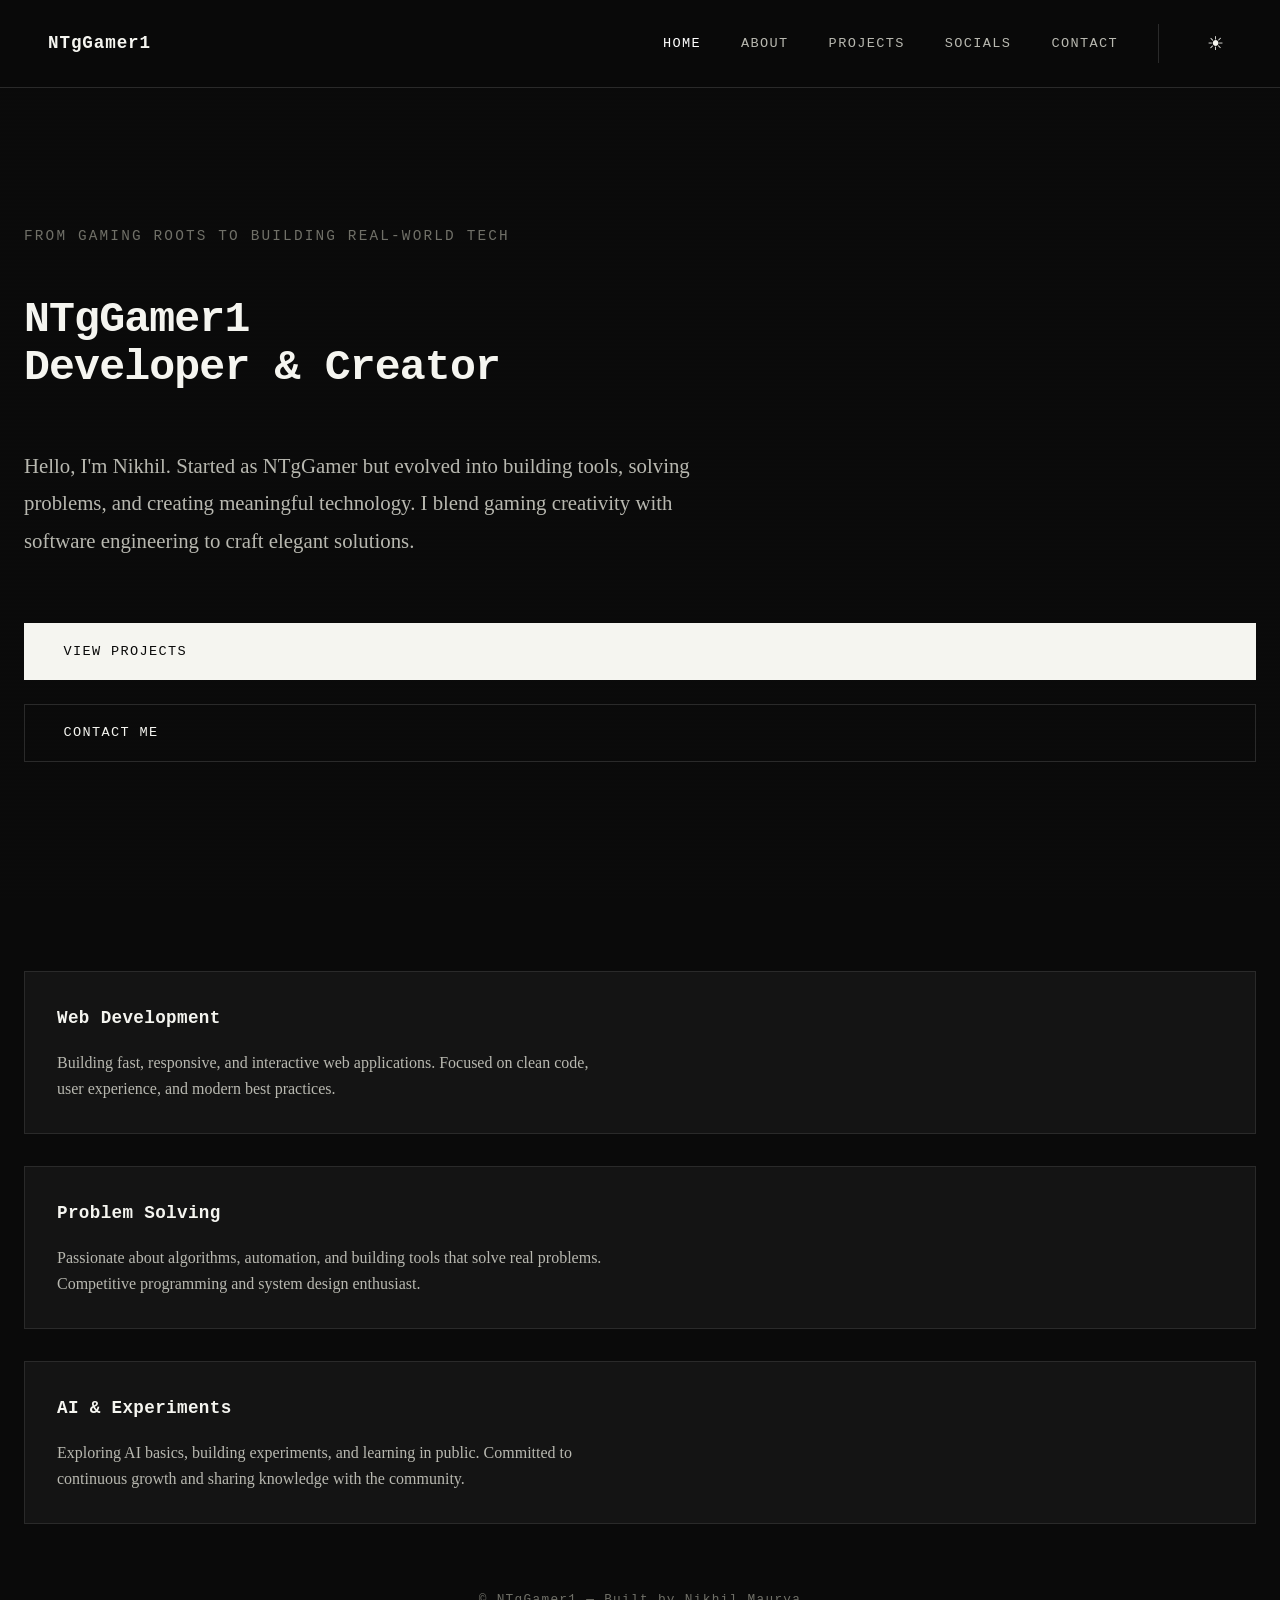
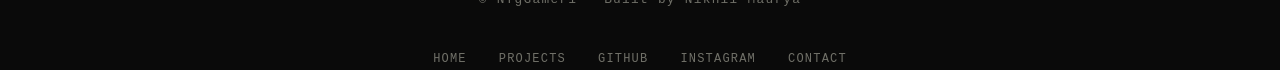
<file: index.html>
<!DOCTYPE html>
<html lang="en">
<head>

    <meta charset="UTF-8">
    <meta name="viewport" content="width=device-width, initial-scale=1.0">
    <title>NTgGamer1 | Developer & Creator</title>
    <meta name="description" content="NTgGamer1 - Nikhil Maurya. Developer, creator, and builder blending gaming creativity with software engineering.">
    <meta name="keywords" content="NTgGamer1, Nikhil portfolio, Portfolio,Github, Nikhil github, freelancer , Coder, Website maker,  Nikhil Maurya, developer, creator, web development, problem solving, AI experiments">
    <link rel="shortcut icon" href="/Assets/android-chrome-192x192.png" type="image/x-icon">
    <link rel="stylesheet" href="/Styles/styles.min.css">
</head>
<body>
    <!-- Navigation -->
    <nav role="navigation" aria-label="Main navigation">
        <div class="container">
            <a href="index.html" class="nav-brand" aria-label="Home">NTgGamer1</a>
            <button class="hamburger" id="hamburgerBtn" aria-label="Toggle navigation menu" aria-expanded="false">
                <span class="hamburger-line"></span>
                <span class="hamburger-line"></span>
                <span class="hamburger-line"></span>
            </button>
            <ul class="nav-links" id="navMenu">
                <li><a href="index.html" class="nav-link active">Home</a></li>
                <li><a href="about.html" class="nav-link">About</a></li>
                <li><a href="projects.html" class="nav-link">Projects</a></li>
                <li><a href="socials.html" class="nav-link">Socials</a></li>
                <li><a href="contact.html" class="nav-link">Contact</a></li>
                <li class="nav-item-theme">
                    <button class="theme-toggle" id="themeToggle" aria-label="Toggle dark/light mode">
                        <span id="themeIcon">☀</span>
                    </button>
                </li>
            </ul>
        </div>
    </nav>
    <!-- Main Content -->
    <main>
        <!-- Home Page -->
        <section class="page active">
            <div class="container">
                <div class="hero">
                    <div class="hero-subtitle">From gaming roots to building real-world tech</div>
                    <h1>NTgGamer1<br>Developer & Creator</h1>
                    <p class="hero-description">
                        Hello, I'm Nikhil. Started as NTgGamer but evolved into building tools, solving problems, 
                        and creating meaningful technology. I blend gaming creativity with software engineering to craft 
                        elegant solutions.
                    </p>
                    <div class="cta-buttons">
                        <a href="projects.html" class="btn btn-primary">View Projects</a>
                        <a href="contact.html" class="btn">Contact Me</a>
                    </div>
                </div>
                
                <div class="highlights">
                    <div class="highlight-card">
                        <h3>Web Development</h3>
                        <p>
                            Building fast, responsive, and interactive web applications. 
                            Focused on clean code, user experience, and modern best practices.
                        </p>
                    </div>
                    <div class="highlight-card">
                        <h3>Problem Solving</h3>
                        <p>
                            Passionate about algorithms, automation, and building tools that solve real problems. 
                            Competitive programming and system design enthusiast.
                        </p>
                    </div>
                    <div class="highlight-card">
                        <h3>AI & Experiments</h3>
                        <p>
                            Exploring AI basics, building experiments, and learning in public. 
                            Committed to continuous growth and sharing knowledge with the community.
                        </p>
                    </div>
                </div>
            </div>
        </section>
    </main>
     <!-- Footer -->
    <footer>
        <div class="container">
            <div class="footer-tagline">© NTgGamer1 — Built by Nikhil Maurya</div>
            <ul class="footer-links">
                <li><a href="index.html">Home</a></li>
                <li><a href="projects.html">Projects</a></li>
                <li><a href="https://github.com/ntggamer1" target="_blank" rel="noopener noreferrer">GitHub</a></li>
                <li><a href="https://www.instagram.com/_fitnikhil01/" target="_blank" rel="noopener noreferrer">Instagram</a></li>
                <li><a href="contact.html">Contact</a></li>
            </ul>
        </div>
    </footer>


    <script src="/JavaScript/script.min.js"></script>
</body>
</html>
</file>
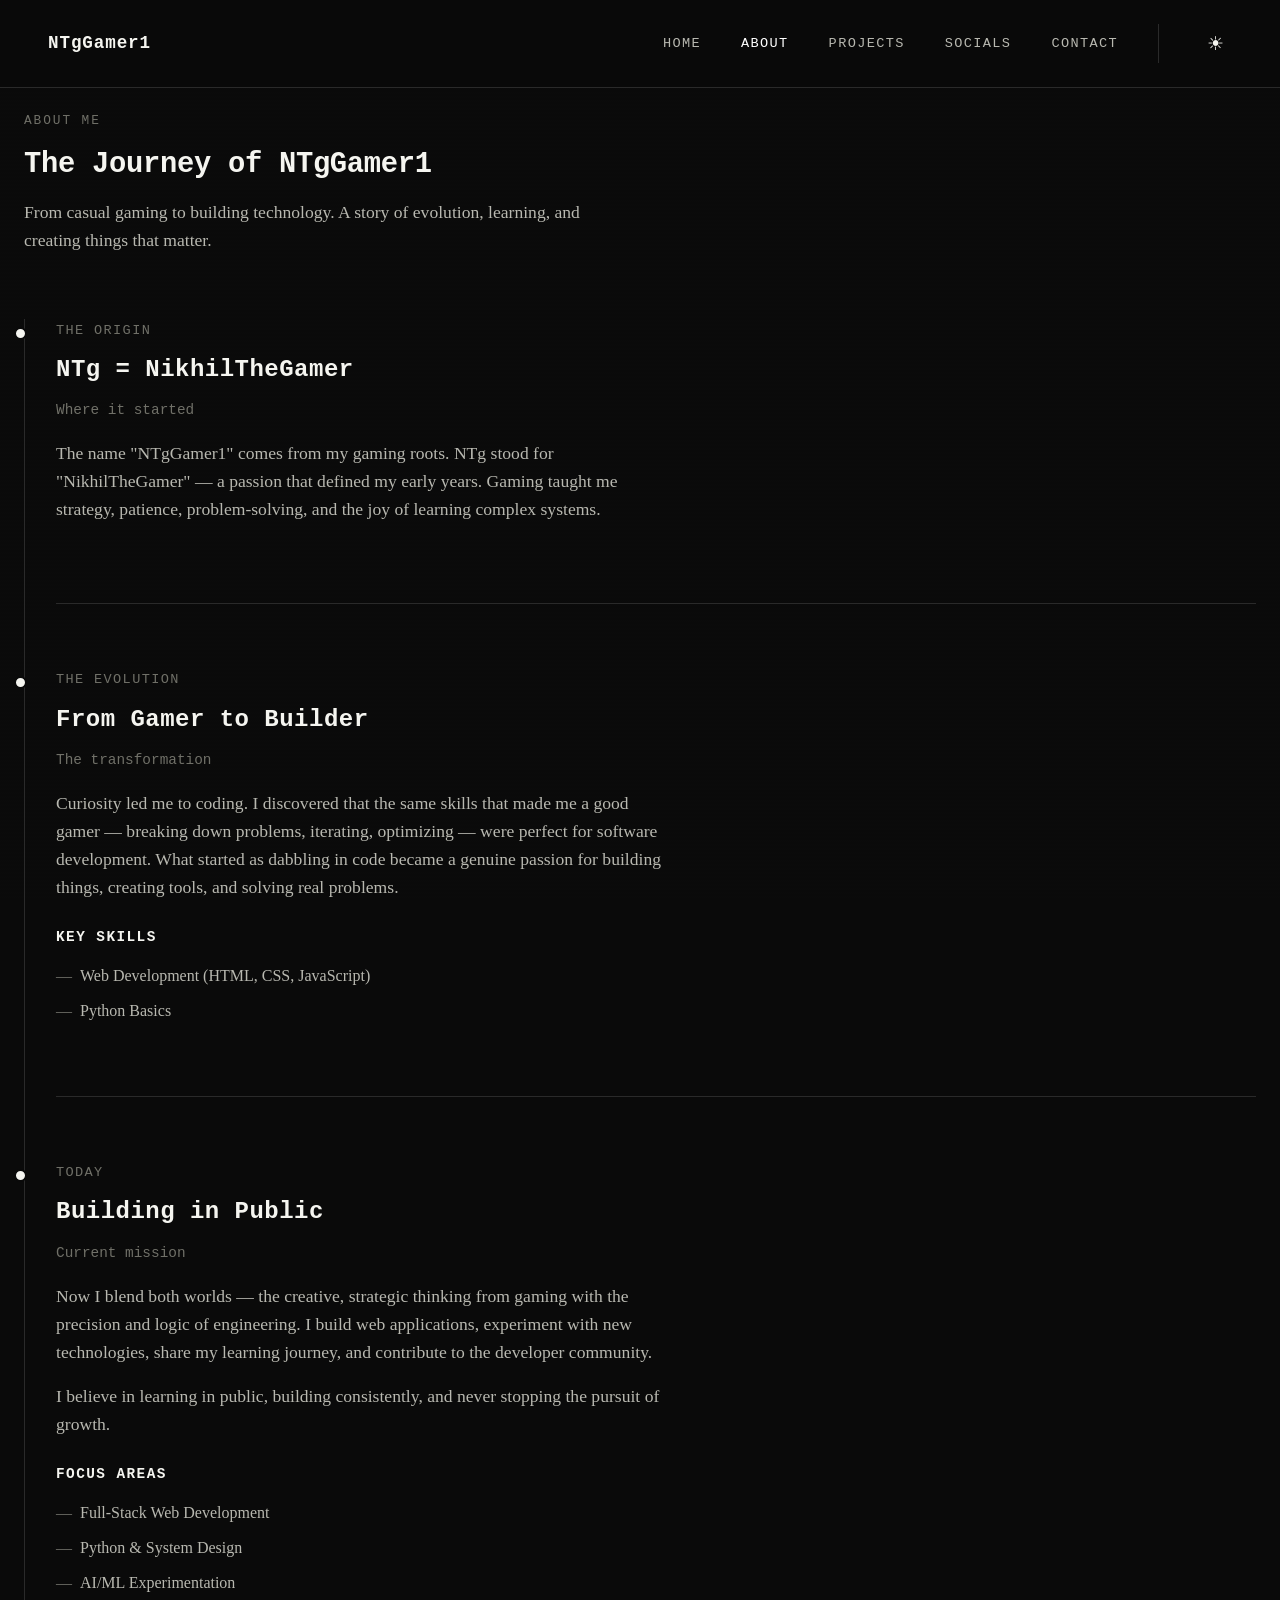
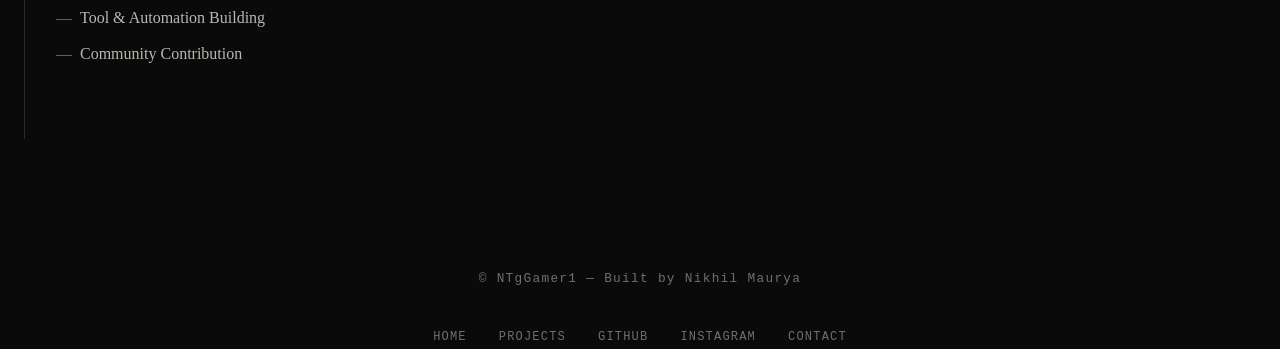
<file: about.html>
<!DOCTYPE html>
<html lang="en">
<head>

    <meta charset="UTF-8">
    <meta name="viewport" content="width=device-width, initial-scale=1.0">
    <title>NTgGamer1 | Developer & Creator</title>
    <meta name="description" content="NTgGamer1 - Nikhil Maurya. Developer, creator, and builder blending gaming creativity with software engineering.">
    <link rel="stylesheet" href="/Styles/styles.min.css">
</head>
<body>
    <!-- Navigation -->
    <nav role="navigation" aria-label="Main navigation">
        <div class="container">
            <a href="index.html" class="nav-brand" aria-label="Home">NTgGamer1</a>
            <button class="hamburger" id="hamburgerBtn" aria-label="Toggle navigation menu" aria-expanded="false">
                <span class="hamburger-line"></span>
                <span class="hamburger-line"></span>
                <span class="hamburger-line"></span>
            </button>
            <ul class="nav-links" id="navMenu">
                <li><a href="index.html" class="nav-link active">Home</a></li>
                <li><a href="about.html" class="nav-link">About</a></li>
                <li><a href="projects.html" class="nav-link">Projects</a></li>
                <li><a href="socials.html" class="nav-link">Socials</a></li>
                <li><a href="contact.html" class="nav-link">Contact</a></li>
                <li class="nav-item-theme">
                    <button class="theme-toggle" id="themeToggle" aria-label="Toggle dark/light mode">
                        <span id="themeIcon">☀</span>
                    </button>
                </li>
            </ul>
        </div>
    </nav>


    <!-- Main Content -->
    <main>
        <!-- About Page -->
        <section class="page active">
            <div class="container">
                <div class="section-header">
                    <span class="section-label">About Me</span>
                    <h2>The Journey of NTgGamer1</h2>
                    <p>
                        From casual gaming to building technology. A story of evolution, learning, and creating things that matter.
                    </p>
                </div>
                
                <div class="timeline">
                    <div class="timeline-item">
                        <div class="timeline-date">The Origin</div>
                        <div class="timeline-content">
                            <h3>NTg = NikhilTheGamer</h3>
                            <div class="institution">Where it started</div>
                            <p>
                                The name "NTgGamer1" comes from my gaming roots. NTg stood for "NikhilTheGamer" — 
                                a passion that defined my early years. Gaming taught me strategy, patience, problem-solving, 
                                and the joy of learning complex systems.
                            </p>
                        </div>
                    </div>
                    
                    <div class="timeline-item">
                        <div class="timeline-date">The Evolution</div>
                        <div class="timeline-content">
                            <h3>From Gamer to Builder</h3>
                            <div class="institution">The transformation</div>
                            <p>
                                Curiosity led me to coding. I discovered that the same skills that made me a good gamer — 
                                breaking down problems, iterating, optimizing — were perfect for software development. 
                                What started as dabbling in code became a genuine passion for building things, creating tools, 
                                and solving real problems.
                            </p>
                            <div class="achievements">
                                <h4>Key Skills</h4>
                                <ul>
                                    <li>Web Development (HTML, CSS, JavaScript)</li>
                                    <li>Python Basics</li>
                                </ul>
                            </div>
                        </div>
                    </div>
                    
                    <div class="timeline-item">
                        <div class="timeline-date">Today</div>
                        <div class="timeline-content">
                            <h3>Building in Public</h3>
                            <div class="institution">Current mission</div>
                            <p>
                                Now I blend both worlds — the creative, strategic thinking from gaming with the precision 
                                and logic of engineering. I build web applications, experiment with new technologies, 
                                share my learning journey, and contribute to the developer community.
                            </p>
                            <p>
                                I believe in learning in public, building consistently, and never stopping the pursuit of growth.
                            </p>
                            <div class="achievements">
                                <h4>Focus Areas</h4>
                                <ul>
                                    <li>Full-Stack Web Development</li>
                                    <li>Python & System Design</li>
                                    <li>AI/ML Experimentation</li>
                                    <li>Tool & Automation Building</li>
                                    <li>Community Contribution</li>
                                </ul>
                            </div>
                        </div>
                    </div>
                </div>
            </div>
        </section>
    </main>

    <!-- Footer -->
    <footer>
        <div class="container">
            <div class="footer-tagline">© NTgGamer1 — Built by Nikhil Maurya</div>
            <ul class="footer-links">
                <li><a href="index.html">Home</a></li>
                <li><a href="projects.html">Projects</a></li>
                <li><a href="https://github.com/ntggamer1" target="_blank" rel="noopener noreferrer">GitHub</a></li>
                <li><a href="https://www.instagram.com/_fitnikhil01/" target="_blank" rel="noopener noreferrer">Instagram</a></li>
                <li><a href="contact.html">Contact</a></li>
            </ul>
        </div>
    </footer>



    



    <script src="/JavaScript/script.min.js"></script>
</body>
</html>
</file>
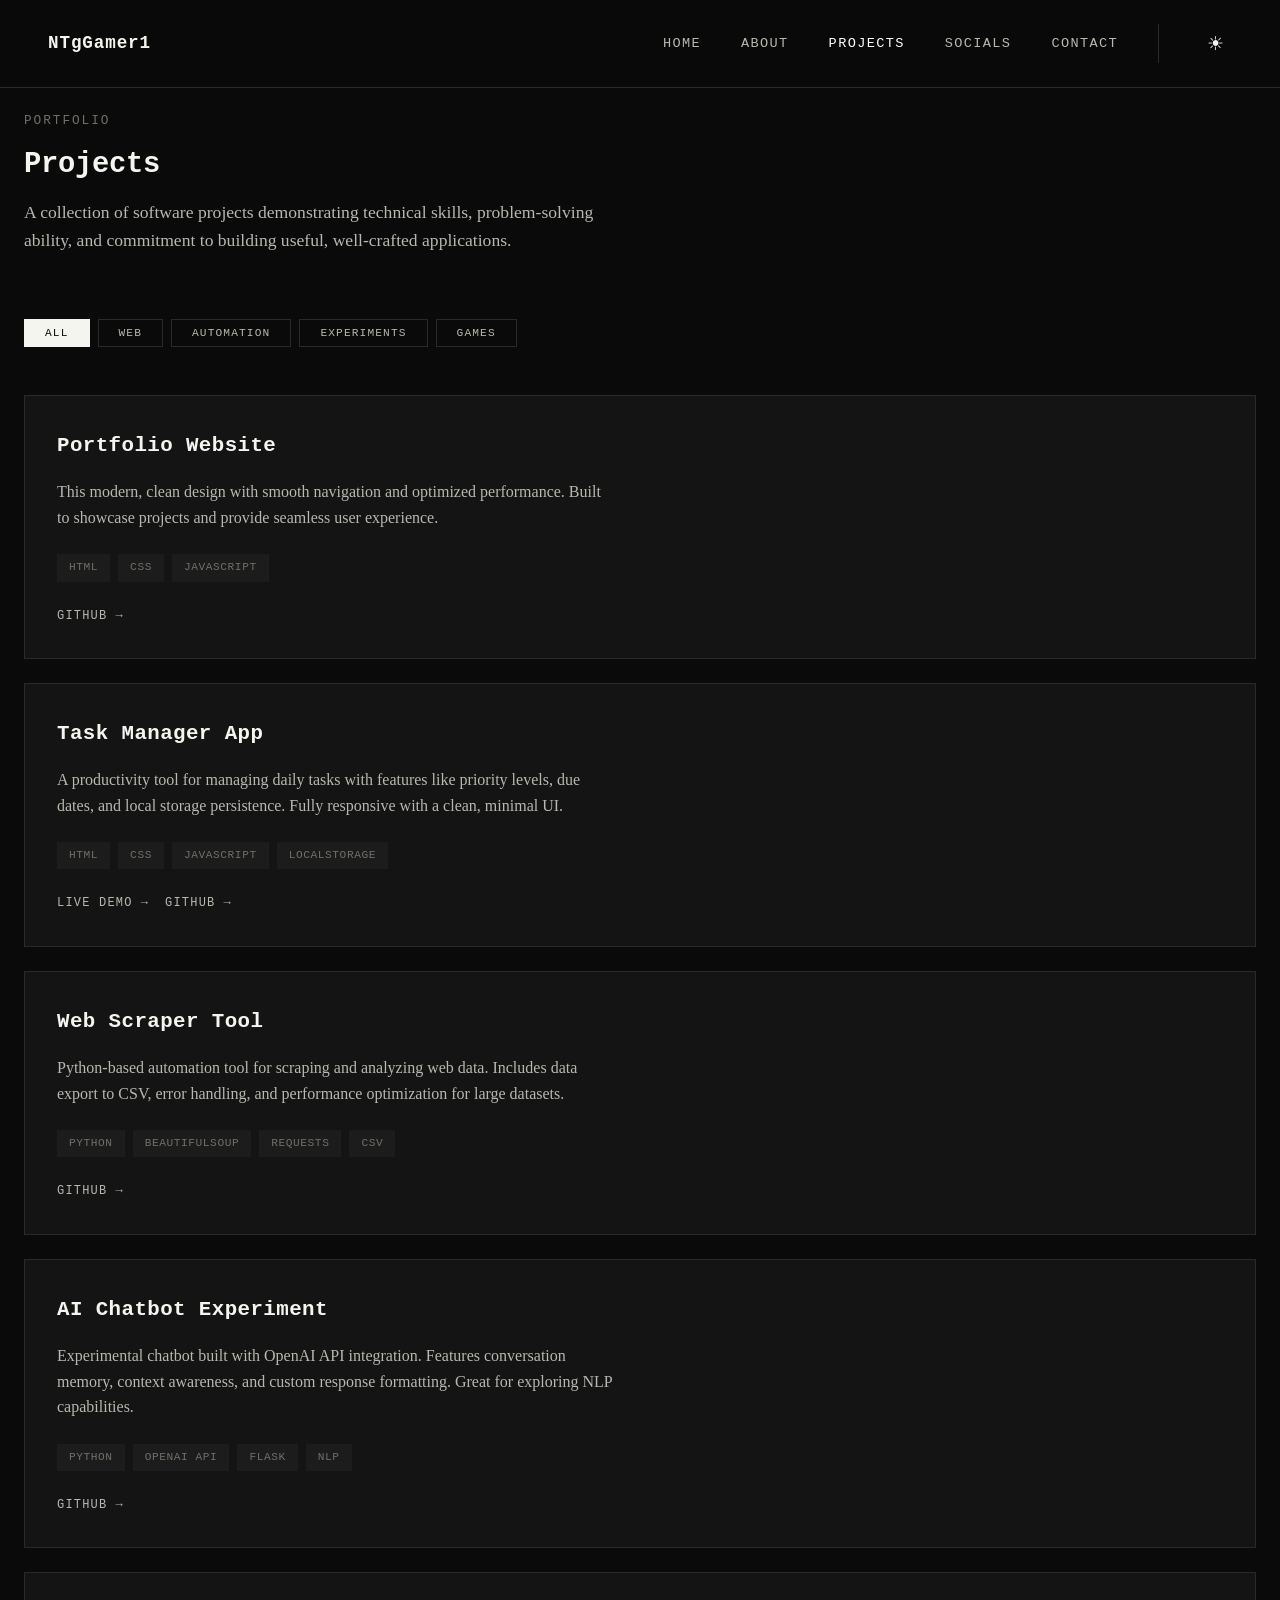
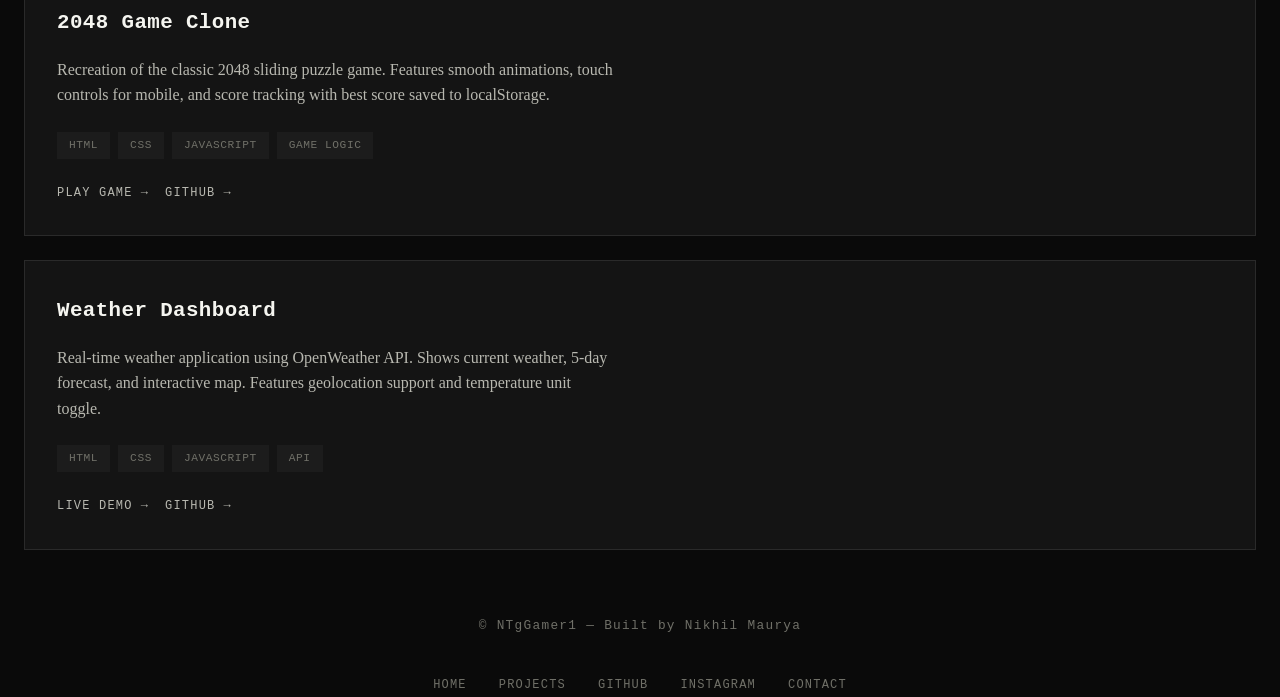
<file: projects.html>
<!DOCTYPE html>
<html lang="en">
<head>

    <meta charset="UTF-8">
    <meta name="viewport" content="width=device-width, initial-scale=1.0">
    <title>NTgGamer1 | Developer & Creator</title>
    <meta name="description" content="NTgGamer1 - Nikhil Maurya. Developer, creator, and builder blending gaming creativity with software engineering.">
    <link rel="shortcut icon" href="/Assets/android-chrome-192x192.png" type="image/x-icon">
    <link rel="stylesheet" href="/Styles/styles.min.css">
</head>
<body>
    <!-- Navigation -->
    <nav role="navigation" aria-label="Main navigation">
        <div class="container">
            <a href="index.html" class="nav-brand" aria-label="Home">NTgGamer1</a>
            <button class="hamburger" id="hamburgerBtn" aria-label="Toggle navigation menu" aria-expanded="false">
                <span class="hamburger-line"></span>
                <span class="hamburger-line"></span>
                <span class="hamburger-line"></span>
            </button>
            <ul class="nav-links" id="navMenu">
                <li><a href="index.html" class="nav-link active">Home</a></li>
                <li><a href="about.html" class="nav-link">About</a></li>
                <li><a href="projects.html" class="nav-link">Projects</a></li>
                <li><a href="socials.html" class="nav-link">Socials</a></li>
                <li><a href="contact.html" class="nav-link">Contact</a></li>
                <li class="nav-item-theme">
                    <button class="theme-toggle" id="themeToggle" aria-label="Toggle dark/light mode">
                        <span id="themeIcon">☀</span>
                    </button>
                </li>
            </ul>
        </div>
    </nav>

    <main>
        <!-- Projects Page -->
        <section class="page active">
            <div class="container">
                <div class="section-header">
                    <span class="section-label">Portfolio</span>
                    <h2>Projects</h2>
                    <p>
                        A collection of software projects demonstrating technical skills, problem-solving ability, 
                        and commitment to building useful, well-crafted applications.
                    </p>
                </div>
                
                <div class="filter-bar">
                    <button class="filter-btn active" data-filter="all">All</button>
                    <button class="filter-btn" data-filter="web">Web</button>
                    <button class="filter-btn" data-filter="automation">Automation</button>
                    <button class="filter-btn" data-filter="experiments">Experiments</button>
                    <button class="filter-btn" data-filter="games">Games</button>
                </div>
                
                <div class="projects-grid">
                    <div class="project-card" data-category="web">
                        <h3>Portfolio Website</h3>
                        <p class="description">
                            This modern, clean design with smooth navigation and optimized performance. Built to showcase projects 
                            and provide seamless user experience.
                        </p>
                        <div class="tech-stack">
                            <span class="tech-tag">HTML</span>
                            <span class="tech-tag">CSS</span>
                            <span class="tech-tag">JavaScript</span>
                        </div>
                        <div class="project-links">
                            <a href="https://github.com/NTgGamer1/Portfolio" target="_blank" rel="noopener noreferrer" class="project-link">GitHub</a>
                        </div>
                    </div>
                    
                    <div class="project-card" data-category="web">
                        <h3>Task Manager App</h3>
                        <p class="description">
                            A productivity tool for managing daily tasks with features like priority levels, due dates, and local storage persistence. 
                            Fully responsive with a clean, minimal UI.
                        </p>
                        <div class="tech-stack">
                            <span class="tech-tag">HTML</span>
                            <span class="tech-tag">CSS</span>
                            <span class="tech-tag">JavaScript</span>
                            <span class="tech-tag">LocalStorage</span>
                        </div>
                        <div class="project-links">
                            <a href="https://ntg-taskmanager.netlify.app/" target="_blank" rel="noopener noreferrer" class="project-link">Live Demo</a>
                            <a href="https://github.com/NTgGamer1/Task.Manager" target="_blank" rel="noopener noreferrer" class="project-link">GitHub</a>
                        </div>
                    </div>
                    
                    <div class="project-card" data-category="automation">
                        <h3>Web Scraper Tool</h3>
                        <p class="description">
                            Python-based automation tool for scraping and analyzing web data. Includes data export to CSV, 
                            error handling, and performance optimization for large datasets.
                        </p>
                        <div class="tech-stack">
                            <span class="tech-tag">Python</span>
                            <span class="tech-tag">BeautifulSoup</span>
                            <span class="tech-tag">Requests</span>
                            <span class="tech-tag">CSV</span>
                        </div>
                        <div class="project-links">
                            <a href="https://github.com/NTgGamer1/Web-scraper-tool" target="_blank" rel="noopener noreferrer" class="project-link">GitHub</a>
                        </div>
                    </div>
                    
                    <div class="project-card" data-category="experiments">
                        <h3>AI Chatbot Experiment</h3>
                        <p class="description">
                            Experimental chatbot built with OpenAI API integration. Features conversation memory, context awareness, 
                            and custom response formatting. Great for exploring NLP capabilities.
                        </p>
                        <div class="tech-stack">
                            <span class="tech-tag">Python</span>
                            <span class="tech-tag">OpenAI API</span>
                            <span class="tech-tag">Flask</span>
                            <span class="tech-tag">NLP</span>
                        </div>
                        <div class="project-links">
                            <a href="#" target="_blank" rel="noopener noreferrer" class="project-link">GitHub</a>
                        </div>
                    </div>
                    
                    <div class="project-card" data-category="games">
                        <h3>2048 Game Clone</h3>
                        <p class="description">
                            Recreation of the classic 2048 sliding puzzle game. Features smooth animations, touch controls for mobile, 
                            and score tracking with best score saved to localStorage.
                        </p>
                        <div class="tech-stack">
                            <span class="tech-tag">HTML</span>
                            <span class="tech-tag">CSS</span>
                            <span class="tech-tag">JavaScript</span>
                            <span class="tech-tag">Game Logic</span>
                        </div>
                        <div class="project-links">
                            <a href="https://2048-ntg.vercel.app/" target="_blank" rel="noopener noreferrer" class="project-link">Play Game</a>
                            <a href="https://github.com/NTgGamer1/2048_Game/" target="_blank" rel="noopener noreferrer" class="project-link">GitHub</a>
                        </div>
                    </div>
                    
                    <div class="project-card" data-category="web">
                        <h3>Weather Dashboard</h3>
                        <p class="description">
                            Real-time weather application using OpenWeather API. Shows current weather, 5-day forecast, and interactive map. 
                            Features geolocation support and temperature unit toggle.
                        </p>
                        <div class="tech-stack">
                            <span class="tech-tag">HTML</span>
                            <span class="tech-tag">CSS</span>
                            <span class="tech-tag">JavaScript</span>
                            <span class="tech-tag">API</span>
                        </div>
                        <div class="project-links">
                            <a href="#" target="_blank" rel="noopener noreferrer" class="project-link">Live Demo</a>
                            <a href="https://github.com/NTgGamer1/KnowYourWeather" target="_blank" rel="noopener noreferrer" class="project-link">GitHub</a>
                        </div>
                    </div>
                    
                </div>
            </div>
        </section>
    </main>

     <footer>
        <div class="container">
            <div class="footer-tagline">© NTgGamer1 — Built by Nikhil Maurya</div>
            <ul class="footer-links">
                <li><a href="index.html">Home</a></li>
                <li><a href="projects.html">Projects</a></li>
                <li><a href="https://github.com/ntggamer1" target="_blank" rel="noopener noreferrer">GitHub</a></li>
                <li><a href="https://www.instagram.com/_fitnikhil01/" target="_blank" rel="noopener noreferrer">Instagram</a></li>
                <li><a href="contact.html">Contact</a></li>
            </ul>
        </div>
    </footer>

    



    <script src="/JavaScript/script.min.js"></script>
</body>
</html>
</file>
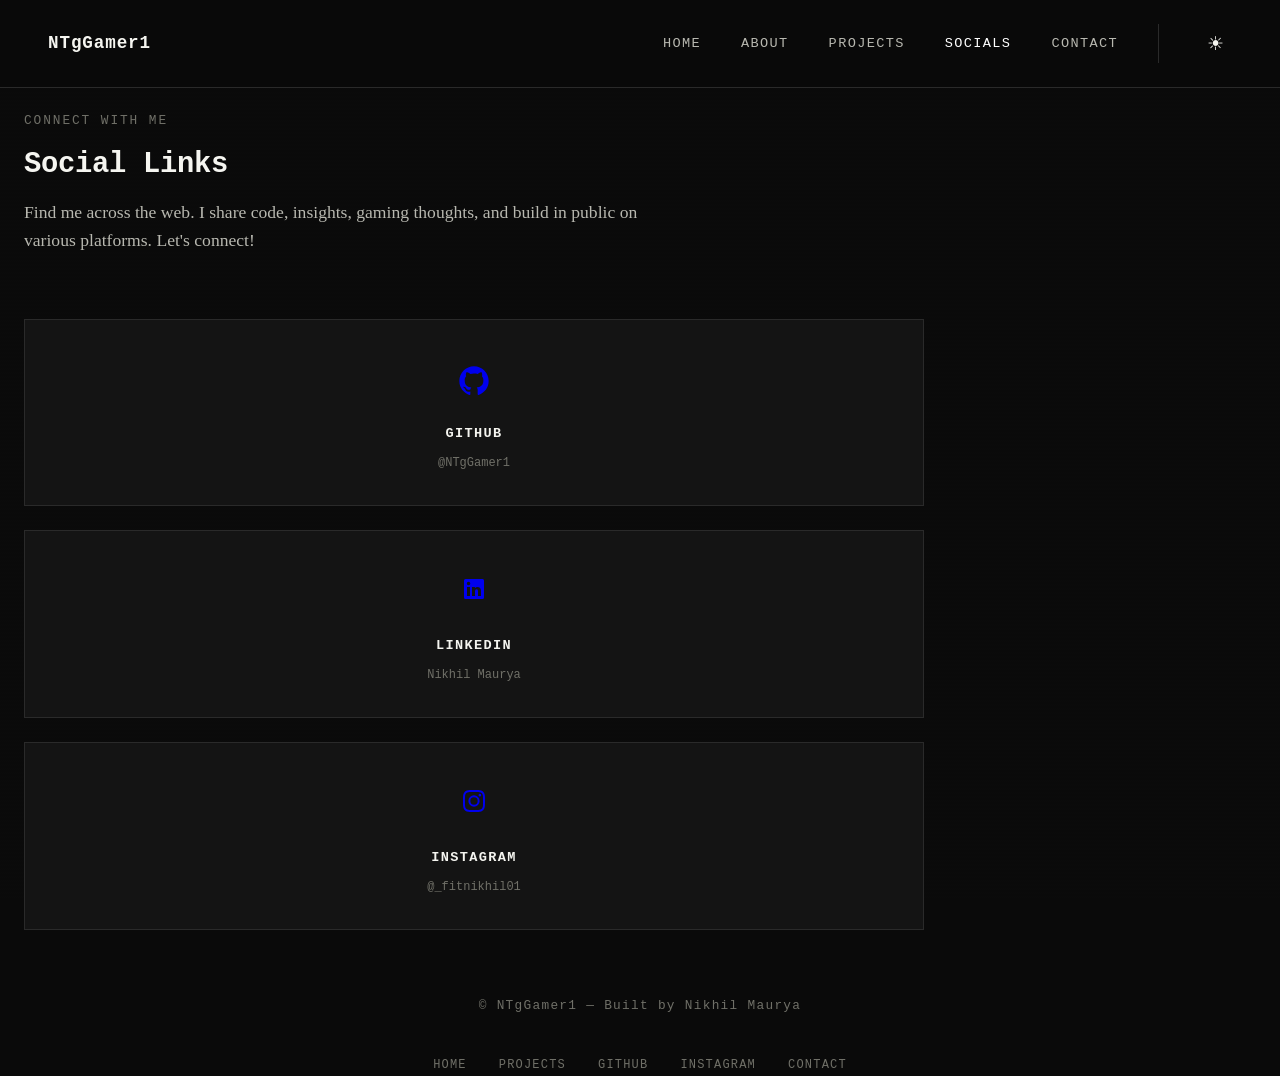
<file: socials.html>
<!DOCTYPE html>
<html lang="en">
<head>

    <meta charset="UTF-8">
    <meta name="viewport" content="width=device-width, initial-scale=1.0">
    <title>NTgGamer1 | Developer & Creator</title>
    <meta name="description" content="NTgGamer1 - Nikhil Maurya. Developer, creator, and builder blending gaming creativity with software engineering.">
    <link rel="stylesheet" href="/Styles/styles.min.css">
</head>
<body>
    <!-- Navigation -->
    <nav role="navigation" aria-label="Main navigation">
        <div class="container">
            <a href="index.html" class="nav-brand" aria-label="Home">NTgGamer1</a>
            <button class="hamburger" id="hamburgerBtn" aria-label="Toggle navigation menu" aria-expanded="false">
                <span class="hamburger-line"></span>
                <span class="hamburger-line"></span>
                <span class="hamburger-line"></span>
            </button>
            <ul class="nav-links" id="navMenu">
                <li><a href="index.html" class="nav-link active">Home</a></li>
                <li><a href="about.html" class="nav-link">About</a></li>
                <li><a href="projects.html" class="nav-link">Projects</a></li>
                <li><a href="socials.html" class="nav-link">Socials</a></li>
                <li><a href="contact.html" class="nav-link">Contact</a></li>
                <li class="nav-item-theme">
                    <button class="theme-toggle" id="themeToggle" aria-label="Toggle dark/light mode">
                        <span id="themeIcon">☀</span>
                    </button>
                </li>
            </ul>
        </div>
    </nav>

    <!-- Main Content -->
    <main>
        <!-- Socials Page -->
        <section class="page active">
            <div class="container">
                <div class="section-header">
                    <span class="section-label">Connect With Me</span>
                    <h2>Social Links</h2>
                    <p>
                        Find me across the web. I share code, insights, gaming thoughts, and build in public 
                        on various platforms. Let's connect!
                    </p>
                </div>
                
                <div class="socials-grid">
                    <a href="https://github.com/ntggamer1" target="_blank" rel="noopener noreferrer" class="social-card">
                        <span class="social-icon" aria-hidden="true">
                            <svg aria-hidden="true" focusable="false" class="octicon octicon-mark-github" viewBox="0 0 24 24" width="32" height="32" fill="currentColor" display="inline-block" overflow="visible" style="vertical-align:text-bottom"><path d="M12 1C5.923 1 1 5.923 1 12c0 4.867 3.149 8.979 7.521 10.436.55.096.756-.233.756-.522 0-.262-.013-1.128-.013-2.049-2.764.509-3.479-.674-3.699-1.292-.124-.317-.66-1.293-1.127-1.554-.385-.207-.936-.715-.014-.729.866-.014 1.485.797 1.691 1.128.99 1.663 2.571 1.196 3.204.907.096-.715.385-1.196.701-1.471-2.448-.275-5.005-1.224-5.005-5.432 0-1.196.426-2.186 1.128-2.956-.111-.275-.496-1.402.11-2.915 0 0 .921-.288 3.024 1.128a10.193 10.193 0 0 1 2.75-.371c.936 0 1.871.123 2.75.371 2.104-1.43 3.025-1.128 3.025-1.128.605 1.513.221 2.64.111 2.915.701.77 1.127 1.747 1.127 2.956 0 4.222-2.571 5.157-5.019 5.432.399.344.743 1.004.743 2.035 0 1.471-.014 2.654-.014 3.025 0 .289.206.632.756.522C19.851 20.979 23 16.854 23 12c0-6.077-4.922-11-11-11Z"></path></svg>
                        </span>
                        <h3>GitHub</h3>
                        <div class="username">@NTgGamer1</div>
                    </a>
                    
                    <a href="https://linkedin.com/in/ntggamer1" target="_blank" rel="noopener noreferrer" class="social-card">
                        <span class="social-icon" aria-hidden="true">
                            <svg xmlns="http://www.w3.org/2000/svg" viewBox="0 0 24 24" data-supported-dps="24x24" fill="currentColor" class="mercado-match" width="24" height="24" focusable="false">
      <path d="M20.5 2h-17A1.5 1.5 0 002 3.5v17A1.5 1.5 0 003.5 22h17a1.5 1.5 0 001.5-1.5v-17A1.5 1.5 0 0020.5 2zM8 19H5v-9h3zM6.5 8.25A1.75 1.75 0 118.3 6.5a1.78 1.78 0 01-1.8 1.75zM19 19h-3v-4.74c0-1.42-.6-1.93-1.38-1.93A1.74 1.74 0 0013 14.19a.66.66 0 000 .14V19h-3v-9h2.9v1.3a3.11 3.11 0 012.7-1.4c1.55 0 3.36.86 3.36 3.66z"></path>
    </svg></span>
                        <h3>LinkedIn</h3>
                        <div class="username">Nikhil Maurya</div>
                    </a>
                    
                    <a href="https://www.instagram.com/_fitnikhil01/" target="_blank" rel="noopener noreferrer" class="social-card">
                        <span class="social-icon" aria-hidden="true"><svg aria-label="Instagram" class="x1lliihq x1n2onr6 x5n08af" fill="currentColor" height="24" role="img" viewBox="0 0 24 24" width="24"><title>Instagram</title><path d="M12 2.982c2.937 0 3.285.011 4.445.064a6.087 6.087 0 0 1 2.042.379 3.408 3.408 0 0 1 1.265.823 3.408 3.408 0 0 1 .823 1.265 6.087 6.087 0 0 1 .379 2.042c.053 1.16.064 1.508.064 4.445s-.011 3.285-.064 4.445a6.087 6.087 0 0 1-.379 2.042 3.643 3.643 0 0 1-2.088 2.088 6.087 6.087 0 0 1-2.042.379c-1.16.053-1.508.064-4.445.064s-3.285-.011-4.445-.064a6.087 6.087 0 0 1-2.043-.379 3.408 3.408 0 0 1-1.264-.823 3.408 3.408 0 0 1-.823-1.265 6.087 6.087 0 0 1-.379-2.042c-.053-1.16-.064-1.508-.064-4.445s.011-3.285.064-4.445a6.087 6.087 0 0 1 .379-2.042 3.408 3.408 0 0 1 .823-1.265 3.408 3.408 0 0 1 1.265-.823 6.087 6.087 0 0 1 2.042-.379c1.16-.053 1.508-.064 4.445-.064M12 1c-2.987 0-3.362.013-4.535.066a8.074 8.074 0 0 0-2.67.511 5.392 5.392 0 0 0-1.949 1.27 5.392 5.392 0 0 0-1.269 1.948 8.074 8.074 0 0 0-.51 2.67C1.012 8.638 1 9.013 1 12s.013 3.362.066 4.535a8.074 8.074 0 0 0 .511 2.67 5.392 5.392 0 0 0 1.27 1.949 5.392 5.392 0 0 0 1.948 1.269 8.074 8.074 0 0 0 2.67.51C8.638 22.988 9.013 23 12 23s3.362-.013 4.535-.066a8.074 8.074 0 0 0 2.67-.511 5.625 5.625 0 0 0 3.218-3.218 8.074 8.074 0 0 0 .51-2.67C22.988 15.362 23 14.987 23 12s-.013-3.362-.066-4.535a8.074 8.074 0 0 0-.511-2.67 5.392 5.392 0 0 0-1.27-1.949 5.392 5.392 0 0 0-1.948-1.269 8.074 8.074 0 0 0-2.67-.51C15.362 1.012 14.987 1 12 1Zm0 5.351A5.649 5.649 0 1 0 17.649 12 5.649 5.649 0 0 0 12 6.351Zm0 9.316A3.667 3.667 0 1 1 15.667 12 3.667 3.667 0 0 1 12 15.667Zm5.872-10.859a1.32 1.32 0 1 0 1.32 1.32 1.32 1.32 0 0 0-1.32-1.32Z"></path></svg></span>
                        <h3>Instagram</h3>
                        <div class="username">@_fitnikhil01</div>
                    </a>
                    
                </div>
            </div>
        </section>
    </main>

    <!-- Footer -->
    <footer>
        <div class="container">
            <div class="footer-tagline">© NTgGamer1 — Built by Nikhil Maurya</div>
            <ul class="footer-links">
                <li><a href="index.html">Home</a></li>
                <li><a href="projects.html">Projects</a></li>
                <li><a href="https://github.com/ntggamer1" target="_blank" rel="noopener noreferrer">GitHub</a></li>
                <li><a href="https://www.instagram.com/_fitnikhil01/" target="_blank" rel="noopener noreferrer">Instagram</a></li>
                <li><a href="contact.html">Contact</a></li>
            </ul>
        </div>
    </footer>



    <script src="/JavaScript/script.min.js"></script>
</body>
</html>
</file>
<file: Styles/styles.min.css>
:root{--color-bg-primary:#0a0a0a;--color-bg-secondary:#141414;--color-bg-tertiary:#1c1c1c;--color-text-primary:#f5f5f0;--color-text-secondary:#b8b8b0;--color-text-muted:#707068;--color-accent:#e8e8e0;--color-border:#2a2a2a;--color-hover:#ffffff;--font-display:'Courier New',monospace;--font-body:'Georgia',serif;--font-mono:'Consolas','Monaco',monospace;--transition-smooth:all 0.4s cubic-bezier(0.4,0,0.2,1);--transition-fast:all 0.2s ease;}*{margin:0;padding:0;box-sizing:border-box;}html{scroll-behavior:smooth;font-size:16px;}body{font-family:var(--font-body);background-color:var(--color-bg-primary);color:var(--color-text-primary);line-height:1.7;overflow-x:hidden;position:relative;}body::before{content:'';position:fixed;top:0;left:0;width:100%;height:100%;background-image:repeating-linear-gradient( 0deg,transparent,transparent 2px,rgba(255,255,255,0.01) 2px,rgba(255,255,255,0.01) 4px );pointer-events:none;z-index:1;opacity:0.5;}nav{position:fixed;top:0;left:0;right:0;background:rgba(10,10,10,0.95);backdrop-filter:blur(10px);border-bottom:1px solid var(--color-border);padding:1.5rem 3rem;z-index:100;animation:slideDown 0.6s ease;}@keyframes slideDown{from{transform:translateY(-100%);opacity:0;}to{transform:translateY(0);opacity:1;}}nav .container{max-width:1400px;margin:0 auto;display:flex;justify-content:flex-start;align-items:center;gap:1rem;}.nav-brand{font-family:var(--font-display);font-size:clamp(0.95rem,2vw,1.1rem);letter-spacing:0.05em;color:var(--color-text-primary);text-decoration:none;font-weight:bold;}.nav-links{display:flex;gap:2.5rem;list-style:none;margin-left:auto;align-items:center;}.nav-item-theme{list-style:none;padding-left:2.5rem;border-left:1px solid var(--color-border);}.nav-links a{font-family:var(--font-mono);font-size:clamp(0.7rem,1.5vw,0.85rem);color:var(--color-text-secondary);text-decoration:none;text-transform:uppercase;letter-spacing:0.1em;transition:var(--transition-fast);position:relative;}.nav-links a::after{content:'';position:absolute;bottom:-5px;left:0;width:0;height:1px;background:var(--color-hover);transition:var(--transition-fast);}.nav-links a:hover,.nav-links a.active{color:var(--color-hover);}.nav-links a:hover::after,.nav-links a.active::after{width:100%;}.hamburger{display:none;flex-direction:column;background:none;border:none;cursor:pointer;padding:0.5rem;z-index:101;margin-left:auto;}.hamburger-line{width:clamp(20px,5vw,25px);height:2px;background:var(--color-text-primary);margin:clamp(3px,1vw,5px) 0;transition:var(--transition-smooth);border-radius:2px;}.hamburger.active .hamburger-line:nth-child(1){transform:rotate(45deg) translate(8px,8px);}.hamburger.active .hamburger-line:nth-child(2){opacity:0;}.hamburger.active .hamburger-line:nth-child(3){transform:rotate(-45deg) translate(8px,-8px);}.theme-toggle{background:none;border:none;color:var(--color-text-primary);font-size:clamp(1rem,2vw,1.2rem);cursor:pointer;padding:clamp(0.4rem,1vw,0.5rem);display:flex;align-items:center;justify-content:center;transition:var(--transition-smooth);flex-shrink:0;}.theme-toggle:hover{color:var(--color-accent);transform:rotate(20deg);}body.light-mode{--color-bg-primary:#ffffff;--color-bg-secondary:#f5f5f5;--color-bg-tertiary:#eeeeee;--color-text-primary:#0a0a0a;--color-text-secondary:#333333;--color-text-muted:#666666;--color-accent:#333333;--color-border:#d0d0d0;--color-hover:#000000;}body.light-mode nav{background:rgba(255,255,255,0.95);}main{position:relative;z-index:2;}.page{display:none;min-height:100vh;padding:120px 3rem 80px;animation:fadeIn 0.6s ease;}.page.active{display:block;}@keyframes fadeIn{from{opacity:0;transform:translateY(20px);}to{opacity:1;transform:translateY(0);}}@keyframes slideInLeft{from{opacity:0;transform:translateX(-30px);}to{opacity:1;transform:translateX(0);}}@keyframes slideInRight{from{opacity:0;transform:translateX(30px);}to{opacity:1;transform:translateX(0);}}@keyframes slideInUp{from{opacity:0;transform:translateY(30px);}to{opacity:1;transform:translateY(0);}}@keyframes scaleIn{from{opacity:0;transform:scale(0.9);}to{opacity:1;transform:scale(1);}}.highlight-card.animate,.project-card.animate,.social-card.animate,.timeline-item.animate{animation:slideInUp 0.6s ease forwards;}.section-header.animate{animation:slideInLeft 0.6s ease forwards;}.animate[style*="animation-delay"]{opacity:0;}.container{max-width:1400px;margin:0 auto;}h1{font-family:var(--font-display);font-size:clamp(3rem,8vw,6rem);line-height:1.1;letter-spacing:-0.02em;margin-bottom:1.5rem;font-weight:bold;}h2{font-family:var(--font-display);font-size:clamp(2rem,5vw,3.5rem);line-height:1.2;margin-bottom:1rem;letter-spacing:-0.01em;}h3{font-family:var(--font-mono);font-size:clamp(1.1rem,3vw,1.5rem);margin-bottom:0.75rem;letter-spacing:0.02em;}p{font-size:clamp(0.95rem,2vw,1.1rem);color:var(--color-text-secondary);max-width:70ch;line-height:1.6;}.hero{display:flex;flex-direction:column;justify-content:center;min-height:85vh;gap:2rem;}.hero-subtitle{font-family:var(--font-mono);font-size:clamp(0.75rem,1.5vw,0.9rem);color:var(--color-text-muted);text-transform:uppercase;letter-spacing:0.15em;margin-bottom:clamp(0.75rem,2vw,1rem);}.hero-description{font-size:clamp(1rem,2.5vw,1.3rem);color:var(--color-text-secondary);max-width:65ch;line-height:1.8;margin-bottom:clamp(1.5rem,3vw,2rem);}.cta-buttons{display:flex;gap:1.5rem;flex-wrap:wrap;}.btn{font-family:var(--font-mono);padding:clamp(0.75rem,1.5vw,1rem) clamp(1.5rem,3vw,2.5rem);font-size:clamp(0.75rem,1.5vw,0.85rem);text-transform:uppercase;letter-spacing:0.1em;text-decoration:none;border:1px solid var(--color-border);background:transparent;color:var(--color-text-primary);cursor:pointer;transition:var(--transition-smooth);position:relative;overflow:hidden;}.btn::before{content:'';position:absolute;top:0;left:-100%;width:100%;height:100%;background:var(--color-accent);transition:var(--transition-smooth);z-index:-1;}.btn:hover{color:var(--color-bg-primary);border-color:var(--color-accent);}.btn:hover::before{left:0;}.btn-primary{background:var(--color-text-primary);color:var(--color-bg-primary);border-color:var(--color-text-primary);}.btn-primary::before{background:var(--color-bg-primary);}.btn-primary:hover{background:transparent;color:var(--color-text-primary);}.highlights{margin-top:6rem;display:grid;grid-template-columns:repeat(auto-fit,minmax(300px,1fr));gap:3rem;}.highlight-card{padding:2rem;border:1px solid var(--color-border);background:var(--color-bg-secondary);transition:var(--transition-smooth);}.highlight-card:hover{border-color:var(--color-text-muted);transform:translateY(-5px);}.highlight-card h3{font-size:clamp(0.95rem,2.5vw,1.1rem);margin-bottom:1rem;color:var(--color-text-primary);}.highlight-card p{font-size:clamp(0.9rem,1.8vw,1rem);line-height:1.6;}.section-header{margin-bottom:4rem;max-width:800px;}.section-label{font-family:var(--font-mono);font-size:clamp(0.65rem,1.5vw,0.8rem);color:var(--color-text-muted);text-transform:uppercase;letter-spacing:0.15em;margin-bottom:clamp(0.75rem,2vw,1rem);display:block;}.timeline{position:relative;padding-left:3rem;}.timeline::before{content:'';position:absolute;left:0;top:0;bottom:0;width:1px;background:var(--color-border);}.timeline-item{position:relative;margin-bottom:4rem;padding-bottom:4rem;border-bottom:1px solid var(--color-border);}.timeline-item:last-child{border-bottom:none;}.timeline-item::before{content:'';position:absolute;left:-3.375rem;top:0.5rem;width:9px;height:9px;border-radius:50%;background:var(--color-text-primary);border:2px solid var(--color-bg-primary);}.timeline-date{font-family:var(--font-mono);font-size:clamp(0.7rem,1.5vw,0.85rem);color:var(--color-text-muted);margin-bottom:0.5rem;text-transform:uppercase;letter-spacing:0.1em;}.timeline-content h3{font-size:clamp(1.1rem,3vw,1.5rem);margin-bottom:0.5rem;}.timeline-content .institution{font-family:var(--font-mono);font-size:clamp(0.8rem,1.5vw,0.9rem);color:var(--color-text-muted);margin-bottom:1rem;}.timeline-content p{margin-bottom:1rem;}.achievements{margin-top:1.5rem;}.achievements h4{font-family:var(--font-mono);font-size:clamp(0.8rem,1.5vw,0.9rem);color:var(--color-text-primary);margin-bottom:0.75rem;text-transform:uppercase;letter-spacing:0.1em;}.achievements ul{list-style:none;padding-left:0;}.achievements li{font-size:clamp(0.9rem,1.8vw,1rem);color:var(--color-text-secondary);margin-bottom:0.5rem;padding-left:1.5rem;position:relative;}.achievements li::before{content:'—';position:absolute;left:0;color:var(--color-text-muted);}.form-confirmation{display:none;opacity:0;transition:opacity 0.4s ease;padding:2rem;background:var(--color-bg-secondary);border-left:4px solid var(--color-accent);border-radius:4px;margin-top:2rem;}.form-confirmation.show{display:block;opacity:1;}.form-confirmation h3{margin-bottom:0.5rem;color:var(--color-accent);}.form-confirmation p{color:var(--color-text-secondary);}.filter-bar{margin-bottom:3rem;display:flex;gap:1rem;flex-wrap:wrap;}.filter-btn{font-family:var(--font-mono);padding:clamp(0.4rem,1vw,0.5rem) clamp(1rem,2vw,1.5rem);font-size:clamp(0.65rem,1.2vw,0.75rem);text-transform:uppercase;letter-spacing:0.1em;border:1px solid var(--color-border);background:transparent;color:var(--color-text-secondary);cursor:pointer;transition:var(--transition-fast);}.filter-btn:hover,.filter-btn.active{background:var(--color-text-primary);color:var(--color-bg-primary);border-color:var(--color-text-primary);}.projects-grid{display:grid;grid-template-columns:repeat(auto-fill,minmax(350px,1fr));gap:2rem;}.project-card{border:1px solid var(--color-border);background:var(--color-bg-secondary);padding:2rem;transition:var(--transition-smooth);cursor:pointer;display:flex;flex-direction:column;}.project-card:hover{border-color:var(--color-text-primary);transform:translateY(-5px);}.project-card h3{font-size:clamp(1.1rem,2.5vw,1.3rem);margin-bottom:1rem;}.project-card .description{font-size:clamp(0.9rem,1.8vw,1rem);color:var(--color-text-secondary);margin-bottom:1.5rem;flex-grow:1;}.tech-stack{display:flex;flex-wrap:wrap;gap:0.5rem;margin-bottom:1.5rem;}.tech-tag{font-family:var(--font-mono);font-size:clamp(0.6rem,1vw,0.7rem);padding:clamp(0.2rem,0.5vw,0.25rem) clamp(0.5rem,1vw,0.75rem);background:var(--color-bg-tertiary);color:var(--color-text-muted);text-transform:uppercase;letter-spacing:0.05em;}.project-links{display:flex;gap:1rem;}.project-link{font-family:var(--font-mono);font-size:0.75rem;color:var(--color-text-secondary);text-decoration:none;text-transform:uppercase;letter-spacing:0.1em;transition:var(--transition-fast);position:relative;}.project-link::after{content:'→';margin-left:0.5rem;transition:var(--transition-fast);}.project-link:hover{color:var(--color-hover);}.project-link:hover::after{margin-left:0.75rem;}.socials-grid{display:grid;grid-template-columns:repeat(auto-fill,minmax(200px,1fr));gap:1.5rem;max-width:900px;}.social-card{border:1px solid var(--color-border);background:var(--color-bg-secondary);padding:2rem;text-align:center;transition:var(--transition-smooth);text-decoration:none;display:block;}.social-card:hover{border-color:var(--color-text-primary);transform:translateY(-5px);}.social-icon{font-size:2rem;margin-bottom:1rem;display:block;}.social-card h3{font-family:var(--font-mono);font-size:0.85rem;color:var(--color-text-primary);margin-bottom:0.5rem;text-transform:uppercase;letter-spacing:0.1em;}.social-card .username{font-family:var(--font-mono);font-size:0.75rem;color:var(--color-text-muted);}.contact-content{max-width:700px;}.form-group{margin-bottom:2rem;}.form-group label{font-family:var(--font-mono);font-size:0.75rem;color:var(--color-text-secondary);text-transform:uppercase;letter-spacing:0.1em;display:block;margin-bottom:0.75rem;}.form-group input,.form-group textarea{width:100%;padding:1rem;font-family:var(--font-body);font-size:1rem;background:var(--color-bg-secondary);border:1px solid var(--color-border);color:var(--color-text-primary);transition:var(--transition-fast);}.form-group input:focus,.form-group textarea:focus{outline:none;border-color:var(--color-text-primary);}.form-group textarea{min-height:150px;resize:vertical;}.contact-alt{margin-top:3rem;padding-top:3rem;border-top:1px solid var(--color-border);}.contact-alt h3{font-size:1.2rem;margin-bottom:1rem;}.contact-info{display:flex;flex-direction:column;gap:1rem;}.contact-info a{font-family:var(--font-mono);font-size:0.9rem;color:var(--color-text-secondary);text-decoration:none;transition:var(--transition-fast);}.contact-info a:hover{color:var(--color-hover);}@media (min-width:1441px){.container{max-width:1600px;padding:0 4rem;}.page{padding:130px 4rem 90px;}h1{font-size:clamp(3rem,8vw,7rem);}h2{font-size:clamp(2.5rem,5vw,4rem);}p{font-size:1.15rem;}.highlights{gap:4rem;}.projects-grid{grid-template-columns:repeat(auto-fill,minmax(400px,1fr));gap:3rem;}}@media (min-width:769px) and (max-width:1024px){.page{padding:110px 2.5rem 70px;}h1{font-size:clamp(2.5rem,6vw,4rem);}h2{font-size:clamp(1.8rem,4.5vw,3rem);}.highlights{grid-template-columns:repeat(2,1fr);gap:2.5rem;}.projects-grid{grid-template-columns:repeat(2,1fr);gap:2rem;}.socials-grid{grid-template-columns:repeat(2,1fr);gap:1.5rem;}.timeline{padding-left:2.5rem;}.timeline-item::before{left:-3rem;}}@media (max-width:480px){nav{padding:0.75rem 1rem;}nav .container{gap:0.5rem;}.nav-brand{font-size:0.95rem;}.theme-toggle{font-size:1rem;padding:0.3rem;}.hamburger{display:flex;margin-left:auto;}.nav-links{display:none;position:absolute;top:60px;left:0;right:0;flex-direction:column;background:var(--color-bg-secondary);border-top:1px solid var(--color-border);padding:1rem 1.5rem;gap:0;z-index:100;}.nav-links.active{display:flex;}.nav-links li{border-bottom:1px solid var(--color-border);padding:1rem 0;}.nav-links li:last-child{border-bottom:none;}.nav-item-theme{border-left:none;padding-left:0;}.nav-links a{font-size:0.8rem;display:block;}.page{padding:90px 1rem 50px;}h1{font-size:2rem;margin-bottom:1rem;}h2{font-size:1.5rem;}h3{font-size:1.2rem;}p{font-size:1rem;}.hero-subtitle{font-size:0.8rem;}.hero-description{font-size:1.05rem;}.cta-buttons{gap:1rem;flex-direction:column;}.btn{width:100%;text-align:center;padding:1.2rem 1.5rem;}.highlights{grid-template-columns:1fr;gap:1.5rem;}.projects-grid{grid-template-columns:1fr;gap:1.5rem;}.socials-grid{grid-template-columns:1fr;gap:1.5rem;}.timeline{padding-left:1.5rem;}.timeline-item::before{left:-2.25rem;}.timeline-item{margin-bottom:3rem;padding-bottom:3rem;}.section-header{margin-bottom:2.5rem;}.filter-bar{margin-bottom:2rem;gap:0.5rem;}.filter-btn{padding:0.4rem 1rem;font-size:0.7rem;}.form-group input,.form-group textarea{padding:0.875rem;}.contact-alt{margin-top:2rem;padding-top:2rem;}footer{padding:2rem 1rem;margin-top:4rem;}footer .container{flex-direction:column;align-items:flex-start;}.footer-tagline{font-size:0.7rem;}.footer-links{display:none;}.nav-links a::after{display:none;}}@media (min-width:481px) and (max-width:768px){nav{padding:1rem 1.5rem;}.nav-brand{font-size:1rem;}.hamburger{display:flex;margin-left:auto;}.nav-links{display:none;position:absolute;top:60px;left:0;right:0;flex-direction:column;background:var(--color-bg-secondary);border-top:1px solid var(--color-border);padding:1.5rem;gap:0;z-index:100;}.nav-links.active{display:flex;}.nav-links li{border-bottom:1px solid var(--color-border);padding:1.2rem 0;}.nav-links li:last-child{border-bottom:none;}.nav-item-theme{border-left:none;padding-left:0;padding-top:1rem;margin-top:1rem;border-top:1px solid var(--color-border);}}.nav-links a{font-size:0.85rem;display:block;}.page{padding:110px 1.5rem 65px;}h1{font-size:2.7rem;}h2{font-size:1.8rem;}.cta-buttons{flex-direction:column;}.btn{width:100%;}.highlights{grid-template-columns:1fr;gap:2rem;}.projects-grid{grid-template-columns:1fr;gap:1.5rem;}.socials-grid{grid-template-columns:1fr;gap:1.5rem;}.timeline{padding-left:2rem;}.timeline-item::before{left:-2.625rem;}.filter-bar{gap:0.5rem;}.filter-btn{padding:0.45rem 1.25rem;font-size:0.7rem;}footer .container{flex-direction:column;gap:1.5rem;}.footer-links{display:none;}.nav-links a::after{display:none;}}footer{position:relative;z-index:2;border-top:1px solid var(--color-border);padding:3rem;margin-top:6rem;}footer .container{display:flex;justify-content:space-between;align-items:center;flex-wrap:wrap;gap:2rem;}.footer-tagline{font-family:var(--font-mono);font-size:clamp(0.65rem,1.2vw,0.8rem);color:var(--color-text-muted);letter-spacing:0.1em;}.footer-links{display:flex;gap:2rem;list-style:none;}.footer-links a{font-family:var(--font-mono);font-size:clamp(0.65rem,1.2vw,0.75rem);color:var(--color-text-muted);text-decoration:none;text-transform:uppercase;letter-spacing:0.1em;transition:var(--transition-fast);}.footer-links a:hover{color:var(--color-hover);}@media (max-width:768px){nav{padding:1rem 1.25rem;}.nav-links{display:none;position:absolute;top:60px;left:0;right:0;flex-direction:column;background:var(--color-bg-secondary);border-top:1px solid var(--color-border);padding:1.5rem;gap:0;z-index:100;}.nav-links.active{display:flex;}.nav-links li{border-bottom:1px solid var(--color-border);padding:1rem 0;}.nav-links li:last-child{border-bottom:none;}.nav-item-theme{border-left:none;padding-left:0;padding-top:1rem;margin-top:1rem;border-top:1px solid var(--color-border);}.nav-links a{font-size:0.85rem;display:block;}.hamburger{display:flex;margin-left:auto;}.page{padding:100px 1.5rem 60px;}h1{font-size:2.5rem;}h2{font-size:2rem;}.highlights{grid-template-columns:1fr;}.projects-grid{grid-template-columns:1fr;}.socials-grid{grid-template-columns:1fr;}.timeline{padding-left:2rem;}.cta-buttons{flex-direction:column;}.btn{text-align:center;}footer .container{flex-direction:column;text-align:center;}.footer-links{display:none;}nav .container{gap:1rem;}.nav-links a::after{display:none;}}
</file>
